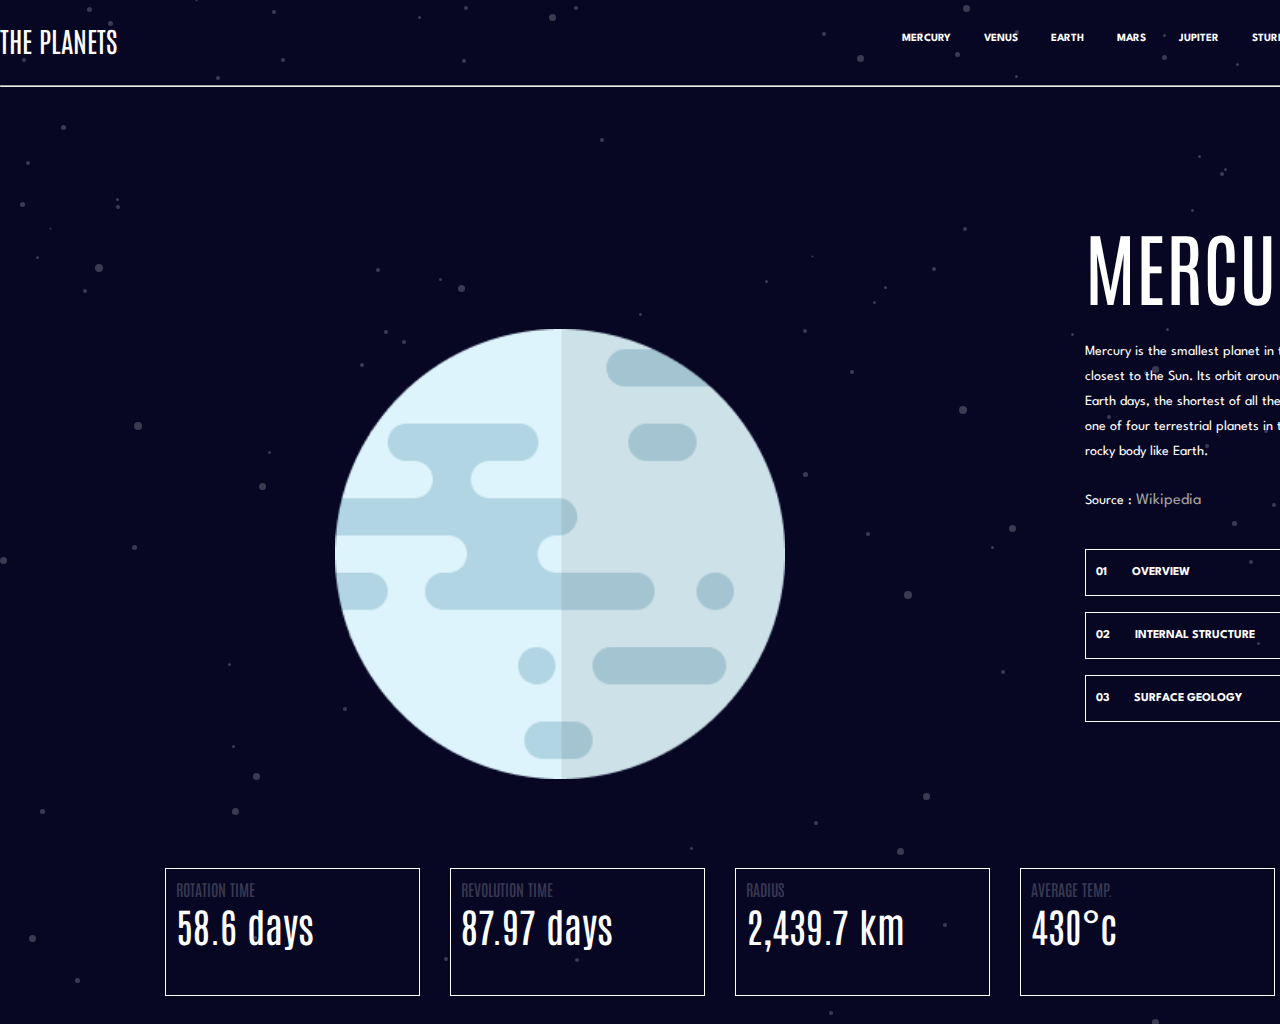
<file: html/index.html>
<!DOCTYPE html>
<html lang="en">
  <head>
    <meta charset="UTF-8" />
    <meta name="viewport" content="width=device-width, initial-scale=1.0" />
    <title>Planets || site</title>
    <link rel="stylesheet" href="../css/style.css" />
  </head>
  <body>
    <div class="container">
      <!-- HEADER start -->
      <header class="header">
        <div class="div_header">
        <h2 class="h2">THE PLANETS</h2>

        <div class="nav">
        <nav class="sitenav">
          <ul class="sitenav_ul">
            <li class="sitenav_li">
              <a class="sitenav_link" href="./index.html"><h2 class="sitenav_link">MERCURY</h2></a>
            </li>
            <li class="sitenav_li">
              <a href="./venus.html"><h2 class="sitenav_link">VENUS</h2></a>
            </li>
            <li class="sitenav_li">
              <a href="./earth.html"><h2 class="sitenav_link">EARTH</h2></a>
            </li>
            <li class="sitenav_li">
              <a href="./mars.html"><h2 class="sitenav_link">MARS</h2></a>
            </li>
            <li class="sitenav_li">
              <a href="./jupiter.html"><h2 class="sitenav_link">JUPITER</h2></a>
            </li>
            <li class="sitenav_li">
              <a href="./saturn.html"><h2 class="sitenav_link">STURN</h2></a>
            </li>
            <li class="sitenav_li">
              <a href="./uranus.html"><h2 class="sitenav_link">URANUS</h2></a>
            </li>
            <li class="sitenav_li">
              <a href="./neptune.html"><h2 class="sitenav_link">NEPTUNE</h2></a>
            </li>
          </ul>
        </nav>
      </div>
    </div>
      </header>
      <hr class="hr" />
      
      <!-- HEADER and  -->

      <!-- MAIN start -->
      
      <main class="sitemain">
        <div class="img"><img class="planate_img" id="imges" src="../img/mercry/mercury.png" alt=""/></div>
          
        
        
        <div class="about_planates">
          <h1 class="planate_name">MERCURY</h1>
          <p class="about_planate" id="about_planate">
            Mercury is the smallest planet in the Solar System and the closest
            to the Sun. Its orbit around the Sun takes 87.97 Earth days, the
            shortest of all the Sun's planets. Mercury is one of four
            terrestrial planets in the Solar System, and is a rocky body like
            Earth.
          </p>

          <p class="wikipedia">
            Source :  <a class="wkipeia_link" href="#">Wikipedia</a>
          </p>


          <div class="buttons">
            <div class="button_01" id="button1"><span class="span1">01</span><h2 class="over1">OVERVIEW</h2>
            </div>
            <div class="button_01" id="button2"><span class="span1">02</span><h2 class="over1" >Internal Structure</h2>
            </div>
            <div class="button_01" id="button3"><span class="span1">03</span><h2 class="over1">Surface Geology</h2>
            </div>
          </div>
        </div>
      </main>
      <!-- MAIN and -->

      <!-- FOOTER start -->
      <footer class="footer">
        <div class="rotation_time">
            <p class="time">ROTATION TIME</p>
            <p class="days">58.6 days</p>
        </div>
<div class="rotation_time">
            <p class="time">REVOLUTION TIME</p>
            <p class="days">87.97 days</p>
        </div>


        <div class="rotation_time">
            <p class="time">RADIUS</p>
            <p class="days">2,439.7 km</p>
        </div>

        
        <div class="rotation_time">
            <p class="time">AVERAGE TEMP.</p>
            <p class="days">430°c</p>
        </div>
      </footer>
      <!-- FOOTER and -->
    </di>
    <script src="../js/mercury.js"></script>
  </body>
</html>
</file>
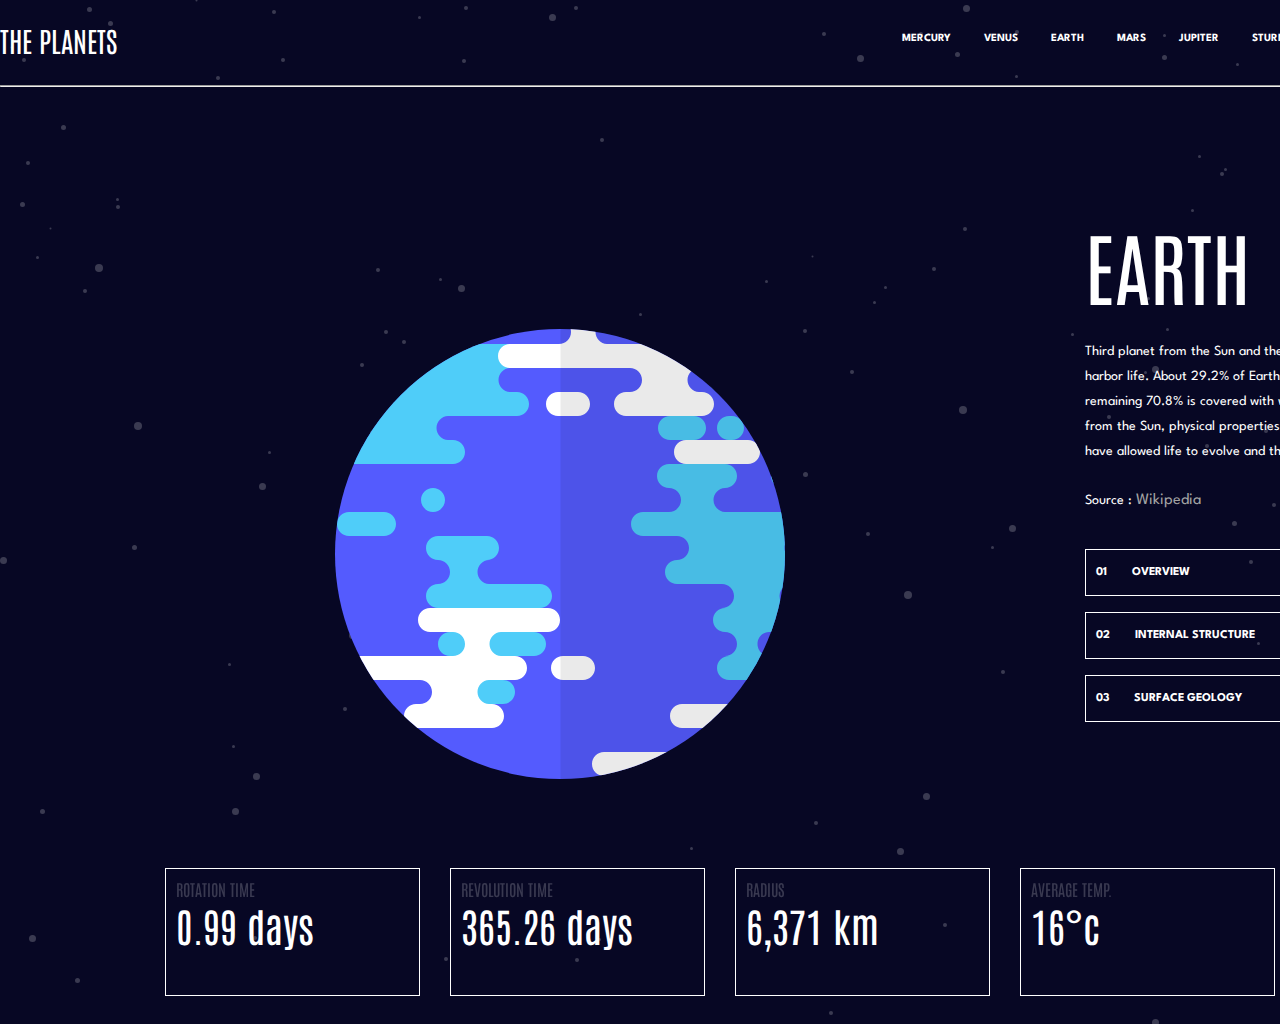
<file: html/earth.html>
<!DOCTYPE html>
<html lang="en">
  <head>
    <meta charset="UTF-8" />
    <meta name="viewport" content="width=device-width, initial-scale=1.0" />
    <title>Planets || EARTH</title>
    <link rel="stylesheet" href="../css/style.css" />
  </head>
  <body>
    <div class="container">
      <!-- HEADER start -->
      <header class="header">
        <div class="div_header">
        <h2 class="h2">THE PLANETS</h2>

        <div class="nav">
        <nav class="sitenav">
          <ul class="sitenav_ul">
            <li class="sitenav_li">
              <a class="sitenav_link" href="./index.html"><h2 class="sitenav_link">MERCURY</h2></a>
            </li>
            <li class="sitenav_li">
              <a href="./venus.html"><h2 class="sitenav_link">VENUS</h2></a>
            </li>
            <li class="sitenav_li">
              <a href="./earth.html"><h2 class="sitenav_link">EARTH</h2></a>
            </li>
            <li class="sitenav_li">
              <a href="./mars.html"><h2 class="sitenav_link">MARS</h2></a>
            </li>
            <li class="sitenav_li">
              <a href="./jupiter.html"><h2 class="sitenav_link">JUPITER</h2></a>
            </li>
            <li class="sitenav_li">
              <a href="./saturn.html"><h2 class="sitenav_link">STURN</h2></a>
            </li>
            <li class="sitenav_li">
              <a href="./uranus.html"><h2 class="sitenav_link">URANUS</h2></a>
            </li>
            <li class="sitenav_li">
              <a href="./neptune.html"><h2 class="sitenav_link">NEPTUNE</h2></a>
            </li>
          </ul>
        </nav>
      </div>
    </div>
      </header>
      <hr class="hr" />
      
      <!-- HEADER and  -->

      <!-- MAIN start -->
      
      <main class="sitemain">
        <div class="img"><img class="planate_img" id="imges" src="../img/earth/planet-earth.svg" alt=""/></div>
          
        
        
        <div class="about_planates">
          <h1 class="planate_name">EARTH</h1>
          <p class="about_planate" id="about_planate">
            Third planet from the Sun and the only known planet to harbor life. About 29.2% of Earth's surface is land with remaining 70.8% is covered with water. Earth's distance from the Sun, physical properties and geological history have allowed life to evolve and thrive.
          </p>

          <p class="wikipedia">
            Source :  <a class="wkipeia_link" href="#">Wikipedia</a>
          </p>


          <div class="buttons">
            <div class="button_01" id="button1"><span class="span1">01</span><h2 class="over1">OVERVIEW</h2>
            </div>
            <div class="button_01" id="button2"><span class="span1">02</span><h2 class="over1" >Internal Structure</h2>
            </div>
            <div class="button_01" id="button3"><span class="span1">03</span><h2 class="over1">Surface Geology</h2>
            </div>
          </div>
        </div>
      </main>
      <!-- MAIN and -->

      <!-- FOOTER start -->
      <footer class="footer">
        <div class="rotation_time">
            <p class="time">ROTATION TIME</p>
            <p class="days">0.99 days</p>
        </div>
<div class="rotation_time">
            <p class="time">REVOLUTION TIME</p>
            <p class="days">365.26 days</p>
        </div>


        <div class="rotation_time">
            <p class="time">RADIUS</p>
            <p class="days">6,371 km</p>
        </div>

        
        <div class="rotation_time">
            <p class="time">AVERAGE TEMP.</p>
            <p class="days">16°c</p>
        </div>
      </footer>
      <!-- FOOTER and -->
    </di>
    <script src="../js/earth.js"></script>
  </body>
</html>
</file>
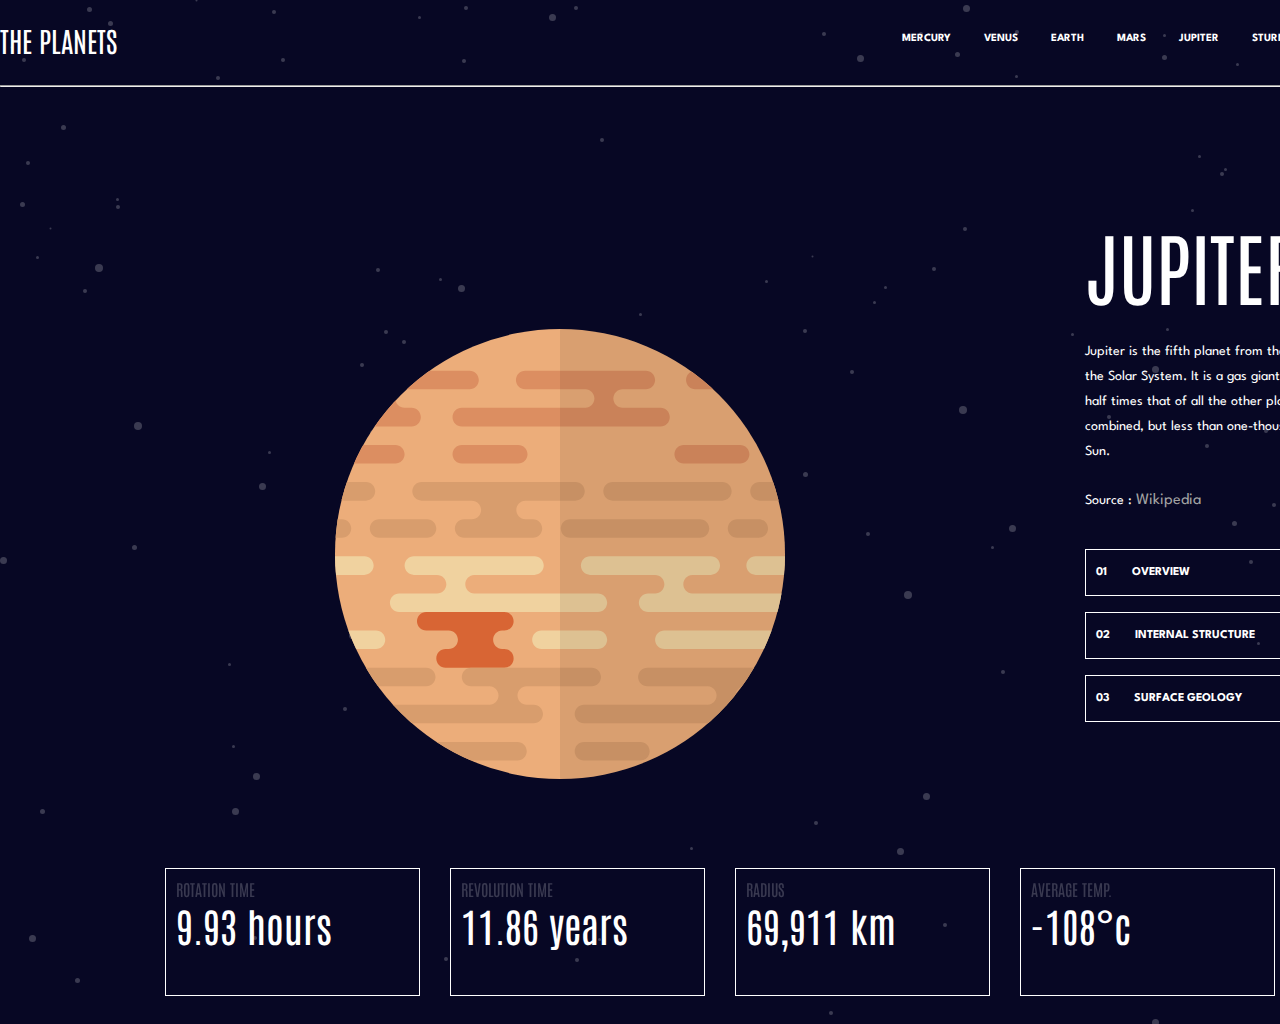
<file: html/jupiter.html>
<!DOCTYPE html>
<html lang="en">
  <head>
    <meta charset="UTF-8" />
    <meta name="viewport" content="width=device-width, initial-scale=1.0" />
    <title>Planets || JUPITER</title>
    <link rel="stylesheet" href="../css/style.css" />
  </head>
  <body>
    <div class="container">
      <!-- HEADER start -->
      <header class="header">
        <div class="div_header">
        <h2 class="h2">THE PLANETS</h2>

        <div class="nav">
        <nav class="sitenav">
          <ul class="sitenav_ul">
            <li class="sitenav_li">
              <a class="sitenav_link" href="./index.html"><h2 class="sitenav_link">MERCURY</h2></a>
            </li>
            <li class="sitenav_li">
              <a href="./venus.html"><h2 class="sitenav_link">VENUS</h2></a>
            </li>
            <li class="sitenav_li">
              <a href="./earth.html"><h2 class="sitenav_link">EARTH</h2></a>
            </li>
            <li class="sitenav_li">
              <a href="./mars.html"><h2 class="sitenav_link">MARS</h2></a>
            </li>
            <li class="sitenav_li">
              <a href="./jupiter.html"><h2 class="sitenav_link">JUPITER</h2></a>
            </li>
            <li class="sitenav_li">
              <a href="./saturn.html"><h2 class="sitenav_link">STURN</h2></a>
            </li>
            <li class="sitenav_li">
              <a href="./uranus.html"><h2 class="sitenav_link">URANUS</h2></a>
            </li>
            <li class="sitenav_li">
              <a href="./neptune.html"><h2 class="sitenav_link">NEPTUNE</h2></a>
            </li>
          </ul>
        </nav>
      </div>
    </div>
      </header>
      <hr class="hr" />
      
      <!-- HEADER and  -->

      <!-- MAIN start -->
      
      <main class="sitemain">
        <div class="img"><img class="planate_img" id="imges" src="../img/jupiter/planet-jupiter.svg" alt=""/></div>
          
        
        
        <div class="about_planates">
          <h1 class="planate_name">JUPITER</h1>
          <p class="about_planate" id="about_planate">
            Jupiter is the fifth planet from the Sun and the largest in the Solar System. It is a gas giant with a mass two and a half times that of all the other planets in the Solar System combined, but less than one-thousandth the mass of the Sun.
          </p>

          <p class="wikipedia">
            Source :  <a class="wkipeia_link" href="#">Wikipedia</a>
          </p>


          <div class="buttons">
            <div class="button_01" id="button1"><span class="span1">01</span><h2 class="over1">OVERVIEW</h2>
            </div>
            <div class="button_01" id="button2"><span class="span1">02</span><h2 class="over1" >Internal Structure</h2>
            </div>
            <div class="button_01" id="button3"><span class="span1">03</span><h2 class="over1">Surface Geology</h2>
            </div>
          </div>
        </div>
      </main>
      <!-- MAIN and -->

      <!-- FOOTER start -->
      <footer class="footer">
        <div class="rotation_time">
            <p class="time">ROTATION TIME</p>
            <p class="days">9.93 hours</p>
        </div>
<div class="rotation_time">
            <p class="time">REVOLUTION TIME</p>
            <p class="days">11.86 years</p>
        </div>


        <div class="rotation_time">
            <p class="time">RADIUS</p>
            <p class="days">69,911 km</p>
        </div>

        
        <div class="rotation_time">

            <p class="time">AVERAGE TEMP.</p>
            <p class="days">-108°c</p>
        </div>
      </footer>
      <!-- FOOTER and -->
    </di>
    <script src="../js/jupiter.js"></script>
  </body>
</html>
</file>
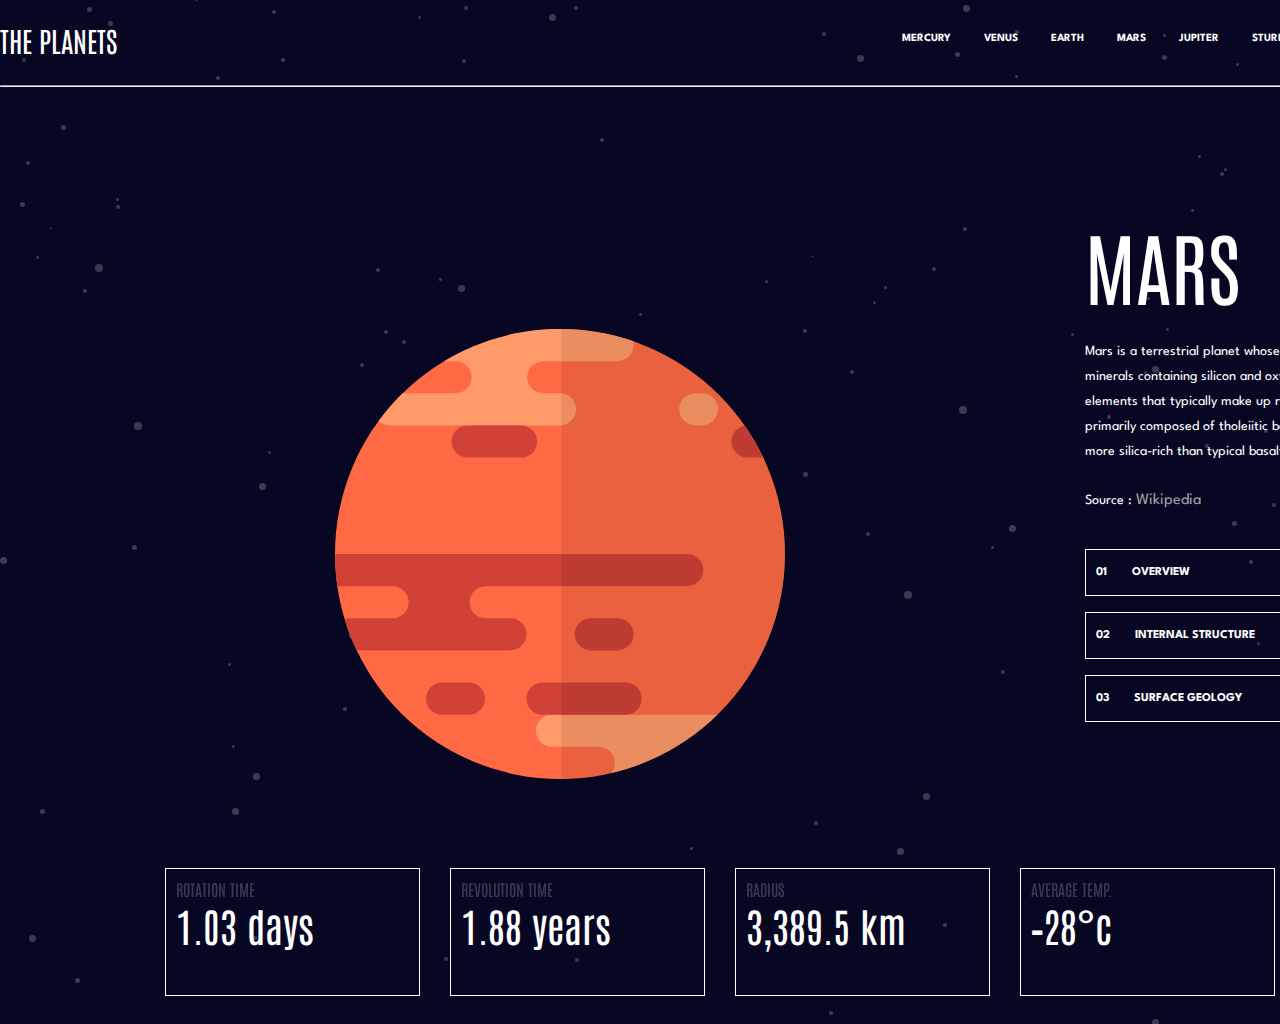
<file: html/mars.html>
<!DOCTYPE html>
<html lang="en">
  <head>
    <meta charset="UTF-8" />
    <meta name="viewport" content="width=device-width, initial-scale=1.0" />
    <title>Planets || MARS</title>
    <link rel="stylesheet" href="../css/style.css" />
  </head>
  <body>
    <div class="container">
      <!-- HEADER start -->
      <header class="header">
        <div class="div_header">
        <h2 class="h2">THE PLANETS</h2>

        <div class="nav">
        <nav class="sitenav">
          <ul class="sitenav_ul">
            <li class="sitenav_li">
              <a class="sitenav_link" href="./index.html"><h2 class="sitenav_link">MERCURY</h2></a>
            </li>
            <li class="sitenav_li">
              <a href="./venus.html"><h2 class="sitenav_link">VENUS</h2></a>
            </li>
            <li class="sitenav_li">
              <a href="./earth.html"><h2 class="sitenav_link">EARTH</h2></a>
            </li>
            <li class="sitenav_li">
              <a href="./mars.html"><h2 class="sitenav_link">MARS</h2></a>
            </li>
            <li class="sitenav_li">
              <a href="./jupiter.html"><h2 class="sitenav_link">JUPITER</h2></a>
            </li>
            <li class="sitenav_li">
              <a href="./saturn.html"><h2 class="sitenav_link">STURN</h2></a>
            </li>
            <li class="sitenav_li">
              <a href="./uranus.html"><h2 class="sitenav_link">URANUS</h2></a>
            </li>
            <li class="sitenav_li">
              <a href="./neptune.html"><h2 class="sitenav_link">NEPTUNE</h2></a>
            </li>
          </ul>
        </nav>
      </div>
    </div>
      </header>
      <hr class="hr" />
      
      <!-- HEADER and  -->

      <!-- MAIN start -->
      
      <main class="sitemain">
        <div class="img"><img class="planate_img" id="imges" src="../img/mars/planet-mars.svg" alt=""/></div>
          
        
        
        <div class="about_planates">
          <h1 class="planate_name">MARS</h1>
          <p class="about_planate" id="about_planate">
            Mars is a terrestrial planet whose surface consists of minerals containing silicon and oxygen, metals, and other elements that typically make up rock. The surface is primarily composed of tholeiitic basalt, although parts are more silica-rich than typical basalt.
          </p>

          <p class="wikipedia">
            Source :  <a class="wkipeia_link" href="#">Wikipedia</a>
          </p>


          <div class="buttons">
            <div class="button_01" id="button1"><span class="span1">01</span><h2 class="over1">OVERVIEW</h2>
            </div>
            <div class="button_01" id="button2"><span class="span1">02</span><h2 class="over1" >Internal Structure</h2>
            </div>
            <div class="button_01" id="button3"><span class="span1">03</span><h2 class="over1">Surface Geology</h2>
            </div>
          </div>
        </div>
      </main>
      <!-- MAIN and -->

      <!-- FOOTER start -->
      <footer class="footer">
        <div class="rotation_time">
            <p class="time">ROTATION TIME</p>
            <p class="days">1.03 days</p>
        </div>
<div class="rotation_time">
            <p class="time">REVOLUTION TIME</p>
            <p class="days">1.88 years</p>
        </div>


        <div class="rotation_time">
            <p class="time">RADIUS</p>
            <p class="days">3,389.5 km</p>
        </div>

        
        <div class="rotation_time">
            <p class="time">AVERAGE TEMP.</p>
            <p class="days">−28°c</p>
        </div>
      </footer>
      <!-- FOOTER and -->
    </di>
    <script src="../js/mars.js"></script>
  </body>
</html>
</file>
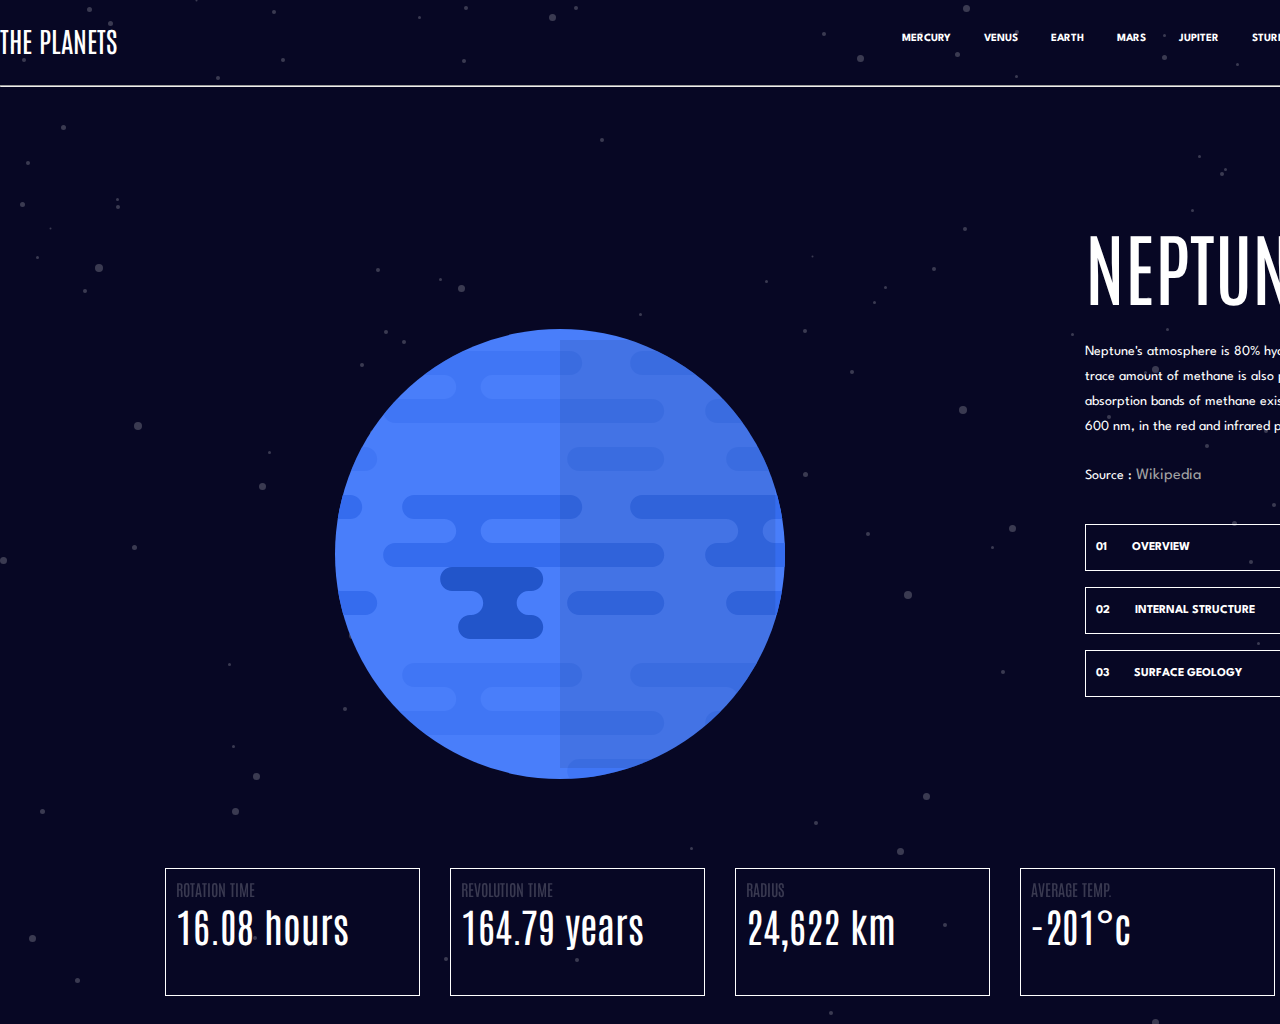
<file: html/neptune.html>
<!DOCTYPE html>
<html lang="en">
  <head>
    <meta charset="UTF-8" />
    <meta name="viewport" content="width=device-width, initial-scale=1.0" />
    <title>Planets || NEPTUNE</title>
    <link rel="stylesheet" href="../css/style.css" />
  </head>
  <body>
    <div class="container">
      <!-- HEADER start -->
      <header class="header">
        <div class="div_header">
        <h2 class="h2">THE PLANETS</h2>

        <div class="nav">
        <nav class="sitenav">
          <ul class="sitenav_ul">
            <li class="sitenav_li">
              <a class="sitenav_link" href="./index.html"><h2 class="sitenav_link">MERCURY</h2></a>
            </li>
            <li class="sitenav_li">
              <a href="./venus.html"><h2 class="sitenav_link">VENUS</h2></a>
            </li>
            <li class="sitenav_li">
              <a href="./earth.html"><h2 class="sitenav_link">EARTH</h2></a>
            </li>
            <li class="sitenav_li">
              <a href="./mars.html"><h2 class="sitenav_link">MARS</h2></a>
            </li>
            <li class="sitenav_li">
              <a href="./jupiter.html"><h2 class="sitenav_link">JUPITER</h2></a>
            </li>
            <li class="sitenav_li">
              <a href="./saturn.html"><h2 class="sitenav_link">STURN</h2></a>
            </li>
            <li class="sitenav_li">
              <a href="./uranus.html"><h2 class="sitenav_link">URANUS</h2></a>
            </li>
            <li class="sitenav_li">
              <a href="./neptune.html"><h2 class="sitenav_link">NEPTUNE</h2></a>
            </li>
          </ul>
        </nav>
      </div>
    </div>
      </header>
      <hr class="hr" />
      
      <!-- HEADER and  -->

      <!-- MAIN start -->
      
      <main class="sitemain">
        <div class="img"><img class="planate_img" id="imges" src="../img/neptune/planet-neptune.svg" alt=""/></div>
          
        
        
        <div class="about_planates">
          <h1 class="planate_name">NEPTUNE</h1>
          <p class="about_planate" id="about_planate">
            Neptune's atmosphere is 80% hydrogen and 19% helium. A trace amount of methane is also present. Prominent absorption bands of methane exist at wavelengths above 600 nm, in the red and infrared portion of the spectrum.
          </p>

          <p class="wikipedia">
            Source :  <a class="wkipeia_link" href="#">Wikipedia</a>
          </p>


          <div class="buttons">
            <div class="button_01" id="button1"><span class="span1">01</span><h2 class="over1">OVERVIEW</h2>
            </div>
            <div class="button_01" id="button2"><span class="span1">02</span><h2 class="over1" >Internal Structure</h2>
            </div>
            <div class="button_01" id="button3"><span class="span1">03</span><h2 class="over1">Surface Geology</h2>
            </div>
          </div>
        </div>
      </main>
      <!-- MAIN and -->

      <!-- FOOTER start -->
      <footer class="footer">
        <div class="rotation_time">
            <p class="time">ROTATION TIME</p>
            <p class="days">16.08 hours</p>
        </div>
<div class="rotation_time">
            <p class="time">REVOLUTION TIME</p>
            <p class="days">164.79 years</p>
        </div>


        <div class="rotation_time">
            <p class="time">RADIUS</p>
            <p class="days">24,622 km</p>
        </div>

        
        <div class="rotation_time">
          
            <p class="time">AVERAGE TEMP.</p>
            <p class="days">-201°c</p>
        </div>
      </footer>
      <!-- FOOTER and -->
    </di>
    <script src="../js/neptune.js"></script>
  </body>
</html>
</file>
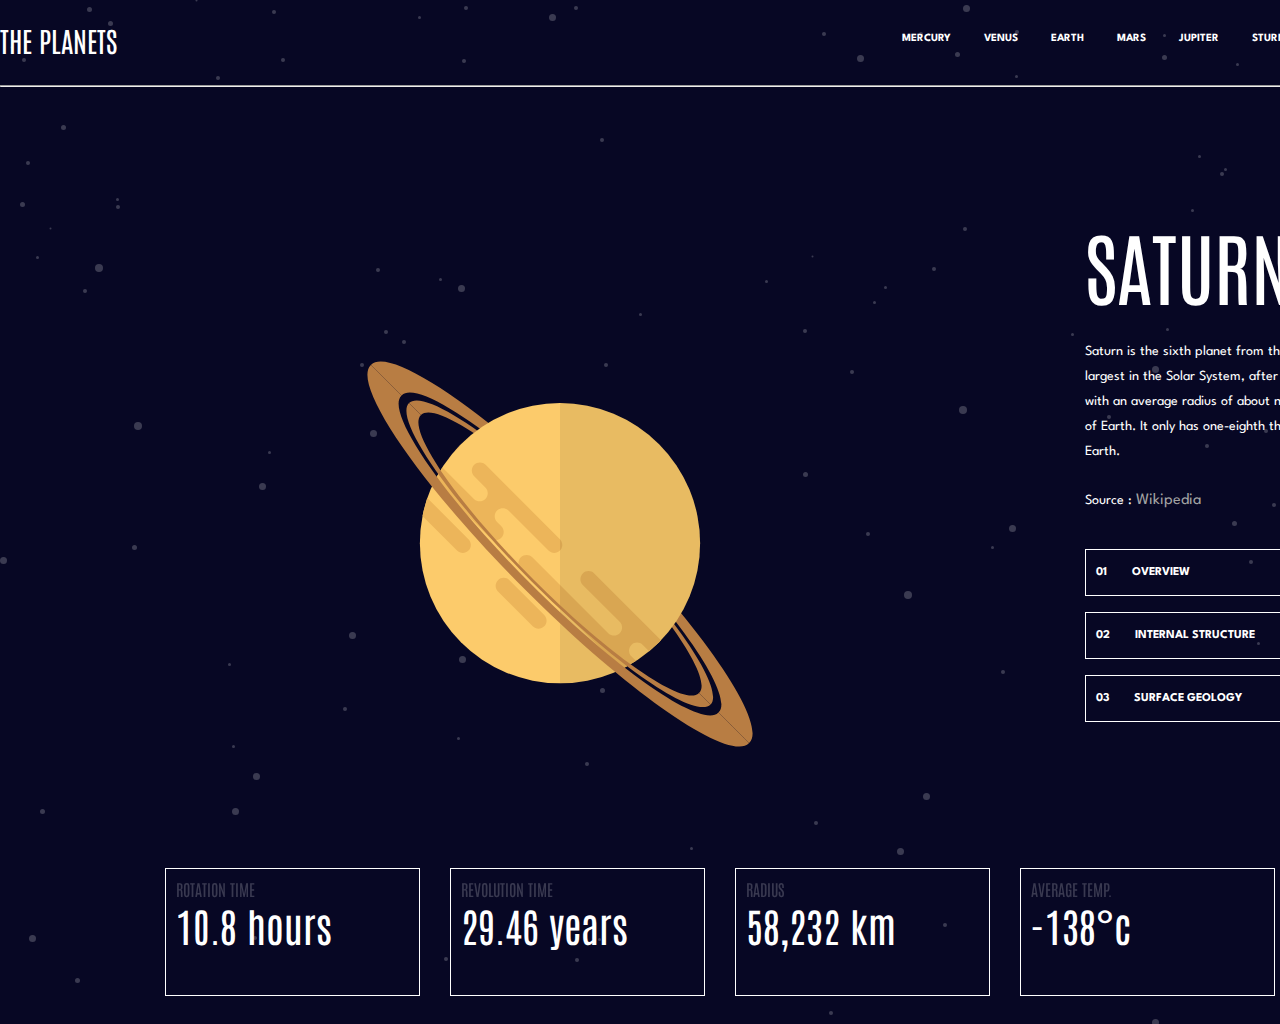
<file: html/saturn.html>
<!DOCTYPE html>
<html lang="en">
  <head>
    <meta charset="UTF-8" />
    <meta name="viewport" content="width=device-width, initial-scale=1.0" />
    <title>Planets || SATURN</title>
    <link rel="stylesheet" href="../css/style.css" />
  </head>
  <body>
    <div class="container">
      <!-- HEADER start -->
      <header class="header">
        <div class="div_header">
        <h2 class="h2">THE PLANETS</h2>

        <div class="nav">
        <nav class="sitenav">
          <ul class="sitenav_ul">
            <li class="sitenav_li">
              <a class="sitenav_link" href="./index.html"><h2 class="sitenav_link">MERCURY</h2></a>
            </li>
            <li class="sitenav_li">
              <a href="./venus.html"><h2 class="sitenav_link">VENUS</h2></a>
            </li>
            <li class="sitenav_li">
              <a href="./earth.html"><h2 class="sitenav_link">EARTH</h2></a>
            </li>
            <li class="sitenav_li">
              <a href="./mars.html"><h2 class="sitenav_link">MARS</h2></a>
            </li>
            <li class="sitenav_li">
              <a href="./jupiter.html"><h2 class="sitenav_link">JUPITER</h2></a>
            </li>
            <li class="sitenav_li">
              <a href="./saturn.html"><h2 class="sitenav_link">STURN</h2></a>
            </li>
            <li class="sitenav_li">
              <a href="./uranus.html"><h2 class="sitenav_link">URANUS</h2></a>
            </li>
            <li class="sitenav_li">
              <a href="./neptune.html"><h2 class="sitenav_link">NEPTUNE</h2></a>
            </li>
          </ul>
        </nav>
      </div>
    </div>
      </header>
      <hr class="hr" />
      
      <!-- HEADER and  -->

      <!-- MAIN start -->
      
      <main class="sitemain">
        <div class="img"><img class="planate_img" id="imges" src="../img/saturn/planet-saturn.svg" alt=""/></div>
          
        
        
        <div class="about_planates">
          <h1 class="planate_name">SATURN</h1>
          <p class="about_planate" id="about_planate">
            Saturn is the sixth planet from the Sun and the second-largest in the Solar System, after Jupiter. It is a gas giant with an average radius of about nine and a half times that of Earth. It only has one-eighth the average density of Earth.
          </p>

          <p class="wikipedia">
            Source :  <a class="wkipeia_link" href="#">Wikipedia</a>
          </p>


          <div class="buttons">
            <div class="button_01" id="button1"><span class="span1">01</span><h2 class="over1">OVERVIEW</h2>
            </div>
            <div class="button_01" id="button2"><span class="span1">02</span><h2 class="over1" >Internal Structure</h2>
            </div>
            <div class="button_01" id="button3"><span class="span1">03</span><h2 class="over1">Surface Geology</h2>
            </div>
          </div>
        </div>
      </main>
      <!-- MAIN and -->

      <!-- FOOTER start -->
      <footer class="footer">
        <div class="rotation_time">
            <p class="time">ROTATION TIME</p>
            <p class="days">10.8 hours</p>
        </div>
<div class="rotation_time">
            <p class="time">REVOLUTION TIME</p>
            <p class="days">29.46 years</p>
        </div>


        <div class="rotation_time">
            <p class="time">RADIUS</p>
            <p class="days">58,232 km</p>
        </div>

        
        <div class="rotation_time">
          
            <p class="time">AVERAGE TEMP.</p>
            <p class="days">-138°c</p>
        </div>
      </footer>
      <!-- FOOTER and -->
    </di>
    <script src="../js/saturn.js"></script>
  </body>
</html>
</file>
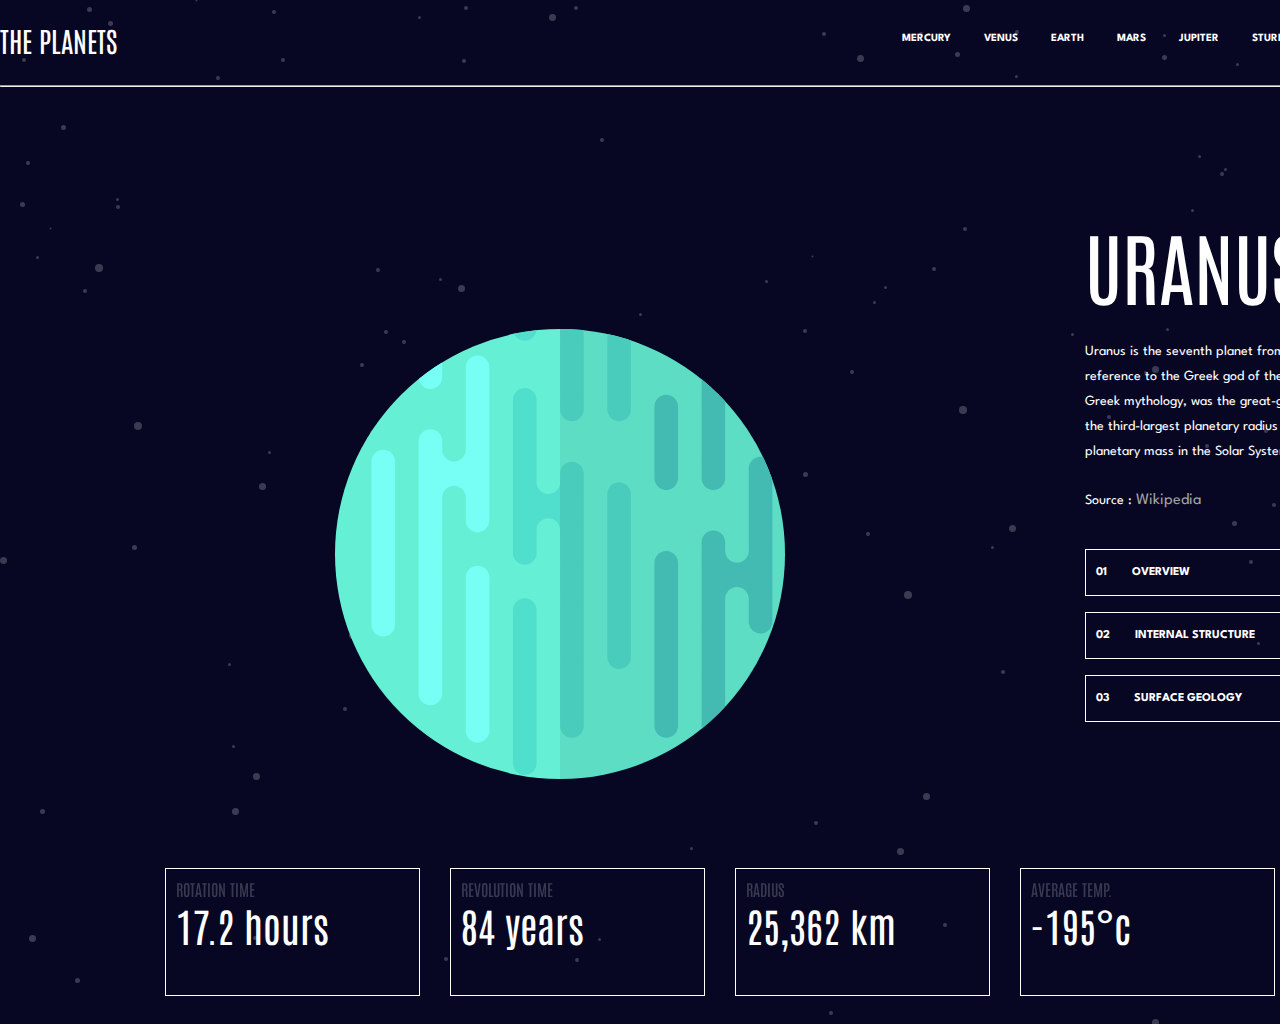
<file: html/uranus.html>
<!DOCTYPE html>
<html lang="en">
  <head>
    <meta charset="UTF-8" />
    <meta name="viewport" content="width=device-width, initial-scale=1.0" />
    <title>Planets || URANUS</title>
    <link rel="stylesheet" href="../css/style.css" />
  </head>
  <body>
    <div class="container">
      <!-- HEADER start -->
      <header class="header">
        <div class="div_header">
        <h2 class="h2">THE PLANETS</h2>

        <div class="nav">
        <nav class="sitenav">
          <ul class="sitenav_ul">
            <li class="sitenav_li">
              <a class="sitenav_link" href="./index.html"><h2 class="sitenav_link">MERCURY</h2></a>
            </li>
            <li class="sitenav_li">
              <a href="./venus.html"><h2 class="sitenav_link">VENUS</h2></a>
            </li>
            <li class="sitenav_li">
              <a href="./earth.html"><h2 class="sitenav_link">EARTH</h2></a>
            </li>
            <li class="sitenav_li">
              <a href="./mars.html"><h2 class="sitenav_link">MARS</h2></a>
            </li>
            <li class="sitenav_li">
              <a href="./jupiter.html"><h2 class="sitenav_link">JUPITER</h2></a>
            </li>
            <li class="sitenav_li">
              <a href="./saturn.html"><h2 class="sitenav_link">STURN</h2></a>
            </li>
            <li class="sitenav_li">
              <a href="./uranus.html"><h2 class="sitenav_link">URANUS</h2></a>
            </li>
            <li class="sitenav_li">
              <a href="./neptune.html"><h2 class="sitenav_link">NEPTUNE</h2></a>
            </li>
          </ul>
        </nav>
      </div>
    </div>
      </header>
      <hr class="hr" />
      
      <!-- HEADER and  -->

      <!-- MAIN start -->
      
      <main class="sitemain">
        <div class="img"><img class="planate_img" id="imges" src="../img/uranus/planet-uranus.svg" alt=""/></div>
          
        
        
        <div class="about_planates">
          <h1 class="planate_name">URANUS</h1>
          <p class="about_planate" id="about_planate">
            Uranus is the seventh planet from the Sun. Its name is a reference to the Greek god of the sky, Uranus according to Greek mythology, was the great-grandfather of Ares. It has the third-largest planetary radius and fourth-largest planetary mass in the Solar System.
          </p>

          <p class="wikipedia">
            Source :  <a class="wkipeia_link" href="#">Wikipedia</a>
          </p>


          <div class="buttons">
            <div class="button_01" id="button1"><span class="span1">01</span><h2 class="over1">OVERVIEW</h2>
            </div>
            <div class="button_01" id="button2"><span class="span1">02</span><h2 class="over1" >Internal Structure</h2>
            </div>
            <div class="button_01" id="button3"><span class="span1">03</span><h2 class="over1">Surface Geology</h2>
            </div>
          </div>
        </div>
      </main>
      <!-- MAIN and -->

      <!-- FOOTER start -->
      <footer class="footer">
        <div class="rotation_time">
            <p class="time">ROTATION TIME</p>
            <p class="days">17.2 hours</p>
        </div>
<div class="rotation_time">
            <p class="time">REVOLUTION TIME</p>
            <p class="days">84 years</p>
        </div>


        <div class="rotation_time">
            <p class="time">RADIUS</p>
            <p class="days">25,362 km</p>
        </div>

        
        <div class="rotation_time">
          
            <p class="time">AVERAGE TEMP.</p>
            <p class="days">-195°c</p>
        </div>
      </footer>
      <!-- FOOTER and -->
    </di>
    <script src="../js/uranus.js"></script>
  </body>
</html>
</file>
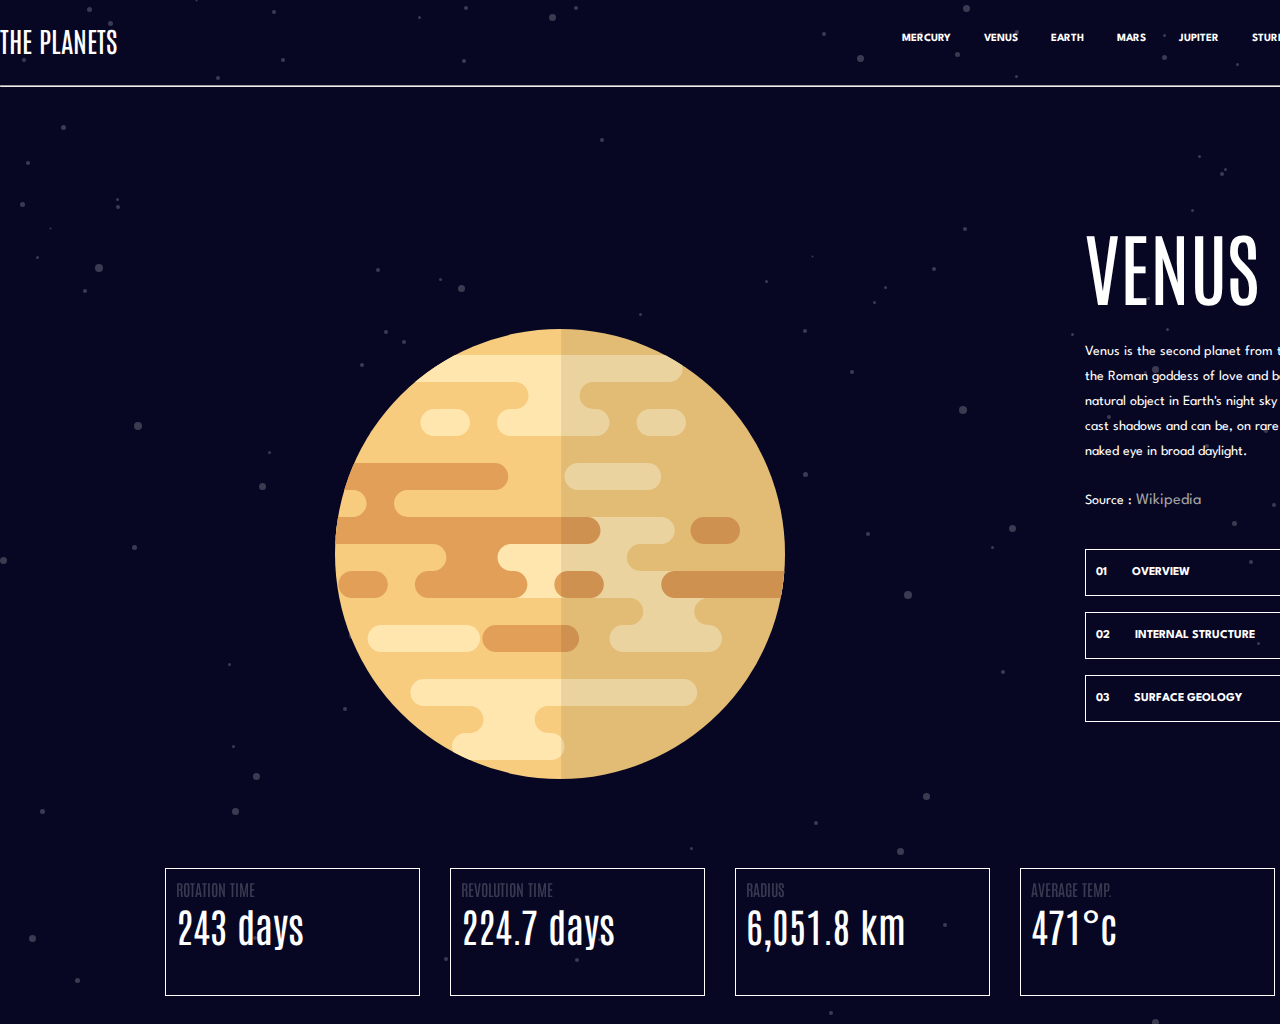
<file: html/venus.html>
<!DOCTYPE html>
<html lang="en">
  <head>
    <meta charset="UTF-8" />
    <meta name="viewport" content="width=device-width, initial-scale=1.0" />
    <title>Planets || venus</title>
    <link rel="stylesheet" href="../css/style.css" />
  </head>
  <body>
    <div class="container">
      <!-- HEADER start -->
      <header class="header">
        <div class="div_header">
        <h2 class="h2">THE PLANETS</h2>

        <div class="nav">
        <nav class="sitenav">
          <ul class="sitenav_ul">
            <li class="sitenav_li">
              <a class="sitenav_link" href="./index.html"><h2 class="sitenav_link">MERCURY</h2></a>
            </li>
            <li class="sitenav_li">
              <a href="./venus.html"><h2 class="sitenav_link">VENUS</h2></a>
            </li>
            <li class="sitenav_li">
              <a href="./earth.html"><h2 class="sitenav_link">EARTH</h2></a>
            </li>
            <li class="sitenav_li">
              <a href="./mars.html"><h2 class="sitenav_link">MARS</h2></a>
            </li>
            <li class="sitenav_li">
              <a href="./jupiter.html"><h2 class="sitenav_link">JUPITER</h2></a>
            </li>
            <li class="sitenav_li">
              <a href="./saturn.html"><h2 class="sitenav_link">STURN</h2></a>
            </li>
            <li class="sitenav_li">
              <a href="./uranus.html"><h2 class="sitenav_link">URANUS</h2></a>
            </li>
            <li class="sitenav_li">
              <a href="./neptune.html"><h2 class="sitenav_link">NEPTUNE</h2></a>
            </li>
          </ul>
        </nav>
      </div>
    </div>
      </header>
      <hr class="hr" />
      
      <!-- HEADER and  -->

      <!-- MAIN start -->
      
      <main class="sitemain">
        <div class="img"><img class="planate_img" id="imges" src="../img/venus/planet-venus.svg" alt=""/></div>
          
        
        
        <div class="about_planates">
          <h1 class="planate_name">VENUS</h1>
          <p class="about_planate" id="about_planate">
            Venus is the second planet from the Sun. It is named after the Roman goddess of love and beauty. As the brightest natural object in Earth's night sky after the Moon, Venus can cast shadows and can be, on rare occasions, visible to the naked eye in broad daylight.
          </p>

          <p class="wikipedia">
            Source :  <a class="wkipeia_link" href="#">Wikipedia</a>
          </p>


          <div class="buttons">
            <div class="button_01" id="button1"><span class="span1">01</span><h2 class="over1">OVERVIEW</h2>
            </div>
            <div class="button_01" id="button2"><span class="span1">02</span><h2 class="over1" >Internal Structure</h2>
            </div>
            <div class="button_01" id="button3"><span class="span1">03</span><h2 class="over1">Surface Geology</h2>
            </div>
          </div>
        </div>
      </main>
      <!-- MAIN and -->

      <!-- FOOTER start -->
      <footer class="footer">
        <div class="rotation_time">
            <p class="time">ROTATION TIME</p>
            <p class="days">243 days</p>
        </div>
<div class="rotation_time">
            <p class="time">REVOLUTION TIME</p>
            <p class="days">224.7 days</p>
        </div>


        <div class="rotation_time">
            <p class="time">RADIUS</p>
            <p class="days">6,051.8 km</p>
        </div>

        
        <div class="rotation_time">
            <p class="time">AVERAGE TEMP.</p>
            <p class="days">471°c</p>
        </div>
      </footer>
      <!-- FOOTER and -->
    </di>
    <script src="../js/venus.js"></script>
  </body>
</html>
</file>
<file: css/style.css>
@import url(https://fonts.googleapis.com/css2?family=Antonio&display=swap);

@import url(https://fonts.googleapis.com/css2?family=Spartan:wght@100;200;300;400;500;600;800;900&display=swap);

* {
  margin: 0;
  padding: 0;
  box-sizing: border-box;
}

body {
  background-color: #070724;
  background-image: url(../img/background-stars.svg);
  background-repeat: no-repeat;
  font-family: "Antonio", sans-serif;
  /* max-width: 1440px; */
}

ul,
ol {
  list-style: none;
}
a {
  text-decoration: none;
}
/* planet color */
.mercury{
  background: #419EBB;
}
.venus{
  background: #EDA249;
}
.earth{
  background: #6D2ED5;
}
.mars{
  background: #D14C32;
}
.jupiter{
  background: #D83A34;
}
.saturn{
  background: #CD5120;
}
.uranus{
  background: #1EC1A2;
}
.neptune{
  background: #2D68F0;
}










.container {
  width: 1440px;
  height: 1024px;
  margin-right: auto;
  margin-left: auto;
}

/* .header {
} */
.div_header {
  display: flex;
  justify-content: space-between;
}
.h2 {
  color: #fff;
  margin-top: 22px;
  margin-bottom: 27px;
  font-size: 28px;
  font-weight: 400;
  font-family: "Antonio";
}

/* .nav {
  
} */

.sitenav {
  margin-top: 33px;
}
.sitenav_ul {
  display: flex;
  gap: 33px;
  justify-content: space-between;
}
/* .sitenav_li {
} */
.sitenav_link {
  color: #fff;
  font-size: 11px;
  font-weight: 700;
  font-family: "Spartan";
}
/* .hr {
  /* margin-bottom: 242px; */

.sitemain {
  display: flex;
  /* justify-content: space-between; */
  color: #fff;
  margin-bottom: 87px;
}
.img {
  margin-top: 242px;
  margin-left: 335px;
}
.planate_img {
width: 450px;
height: 450px;
}
.about_planates {
  margin-top: 126px;
  margin-left: 300px;
}
.planate_name {
  color: #fff;
  font-family: "Antonio";
  font-size: 80px;
  font-weight: 400;
}
.about_planate {
  margin-top: 23px;
  width: 350px;
  color: #fff;
  font-family: "Spartan";
  font-size: 14px;
  font-weight: 400;
  line-height: 25px;
}
.wikipedia {
  color: #fff;
  font-family: "Spartan";
  font-size: 14px;
  font-weight: 400;
  line-height: 25px;
  margin-top: 24px;
  margin-bottom: 36px;
}
.wkipeia_link {
  font-size: 16px;
  color: #a2a2a2;
}
.buttons {
  display: flex;
  flex-direction: column;
gap: 16px;
}

.button_01 {
  display: flex;
  border: 1px solid hsl(0, 0%, 100%);
  padding: 10px 10px;
}
.span1 {
  color: #fff;
  font-family: "Spartan";
  font-size: 12px;
  font-weight: 700;
  margin-top: auto;
  margin-bottom: auto;
}
.over1 {
  margin-left: 25px;
  color: #fff;
  font-family: "Spartan";
  font-size: 12px;
  font-weight: 700;
  line-height: 25px;
  text-transform: uppercase;
}
.button_02 {
  display: flex;
}
/* .span2 {
}
.over2 {
} */
.button_03 {
  display: flex;
}
/* .span3 {
}
.over3 {
} */

/* FOOTER */
.footer {
  display: flex;
  color: #fff;
  display: flex;
  justify-content: center;
  gap: 30px
  ;
}
.rotation_time {
  border: 1px solid #fff;

  width: 255px;
  height: 128px;
  /* text-align: center; */
  padding: 10px 10px;
}
.time {
  opacity: 0.2;
}
.days {
  color:white;
  font-family: "Antonio";
  font-size: 40px;
  font-weight: 400;
}
/* .revolution_time {
}
.timeRevo {
}
.radius {
}
.average_time {
} */


/* SCROL */

::-webkit-scrollbar{
  width: 15px;
}

::-webkit-scrollbar-track{
  background: #070724; ;
}

::-webkit-scrollbar-thumb{
  background: #121242;
  border-radius: 10px;
}
</file>
